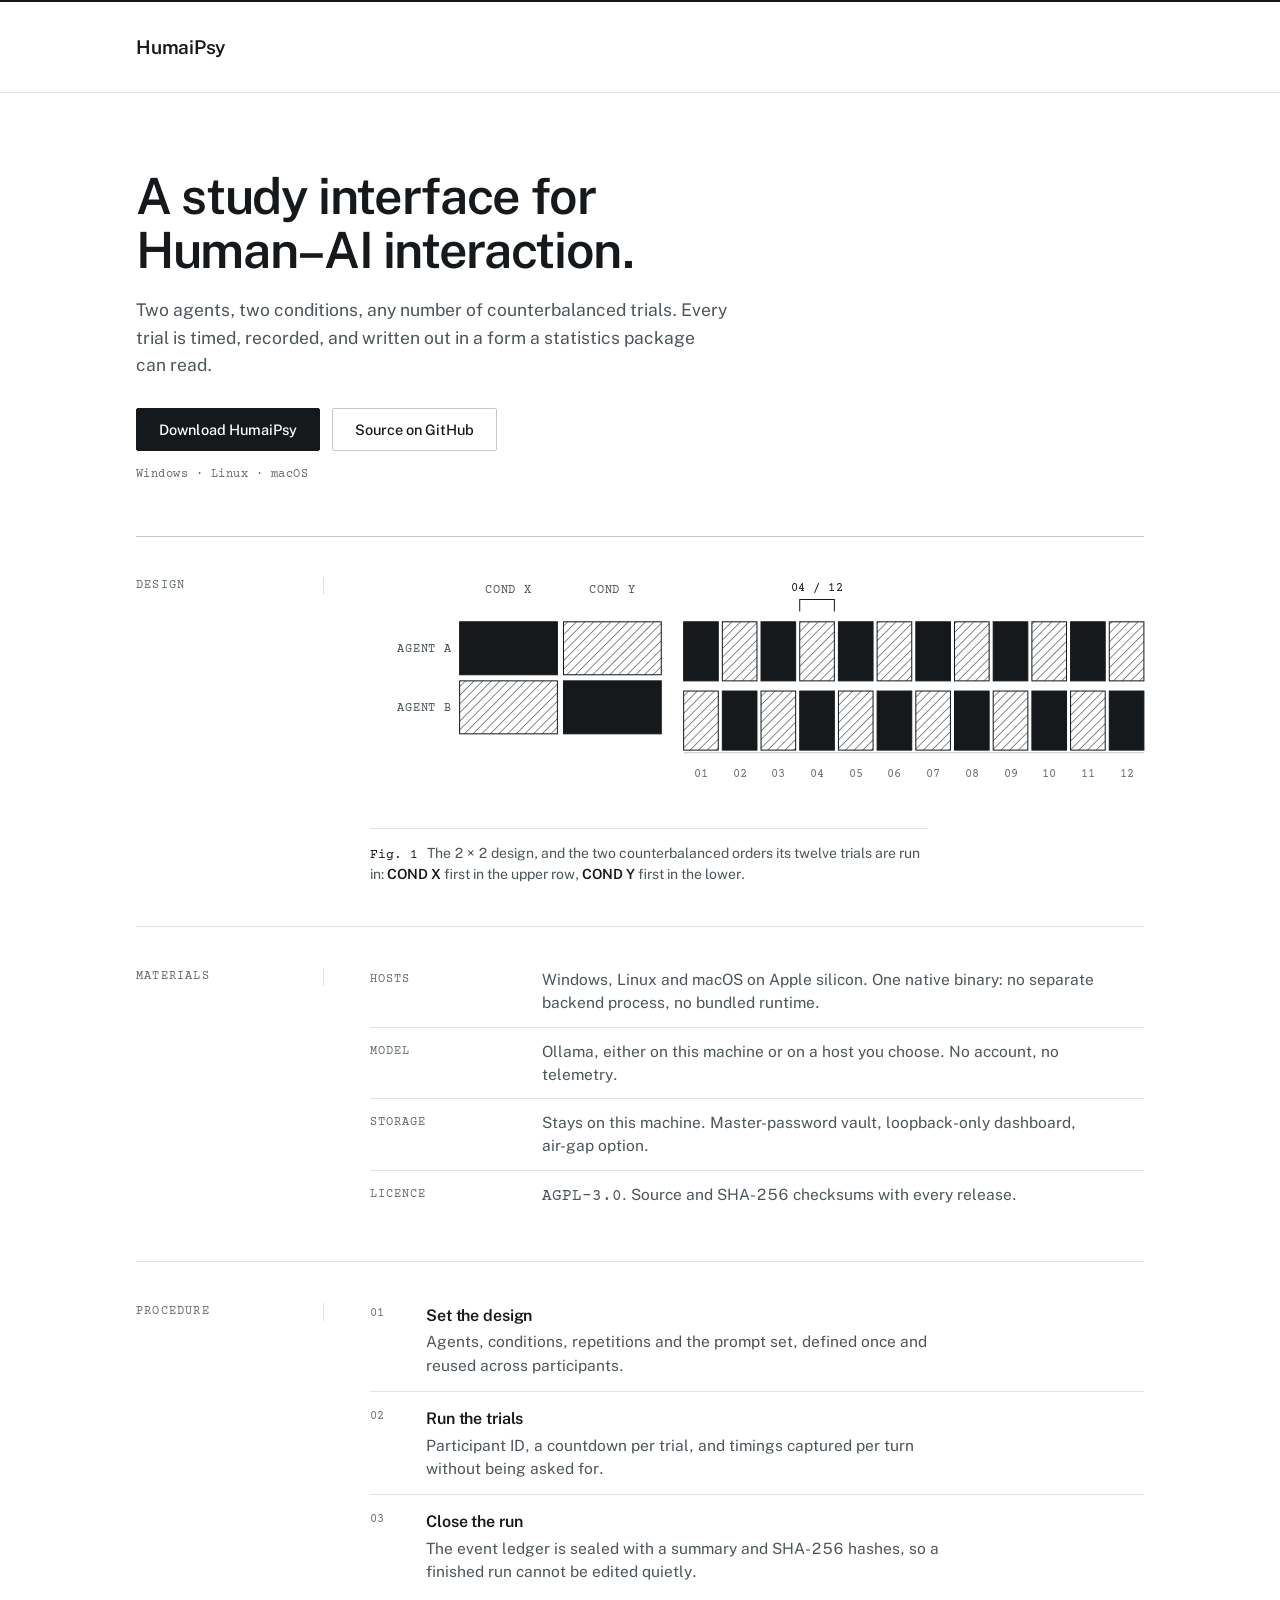
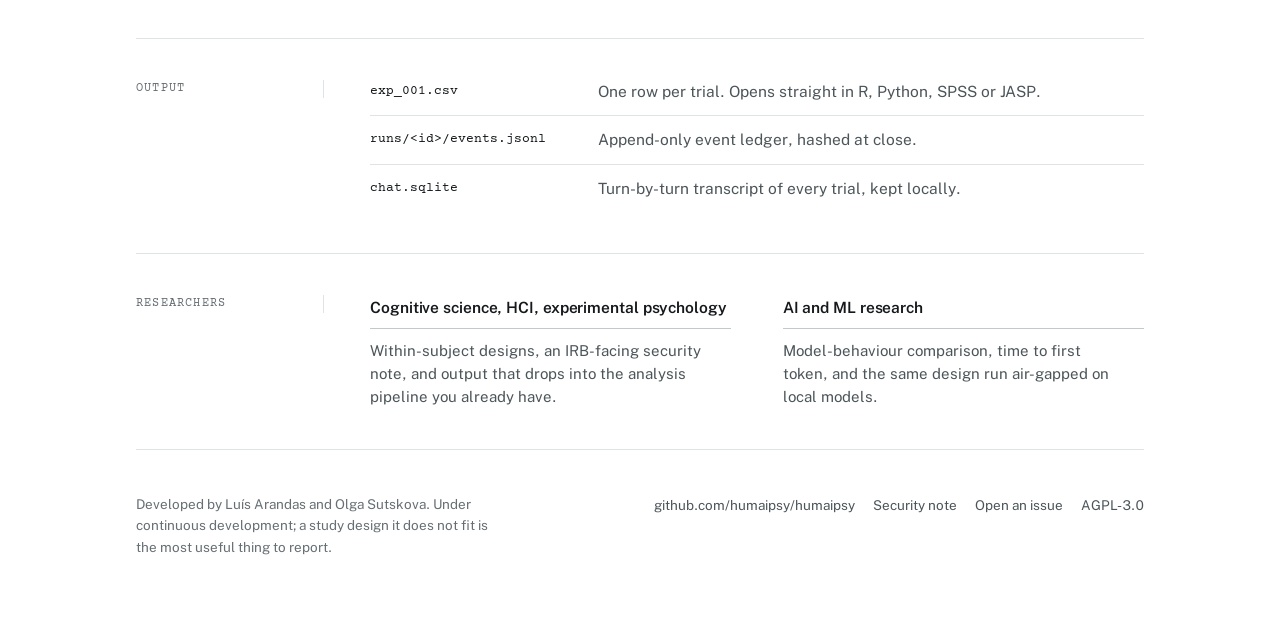
<file: docs/index.html>
<!doctype html>
<html lang="en">
<head>
<meta charset="utf-8">
<meta name="viewport" content="width=device-width, initial-scale=1">
<meta name="color-scheme" content="light">
<title>HumaiPsy</title>
<meta name="description" content="HumaiPsy runs counterbalanced Human–AI interaction trials against a local or remote model, and records every trial as a CSV, an audit ledger and a full transcript.">
<link rel="stylesheet" href="style.css">
</head>
<body>

<!-- impeccable-disable cramped-padding: the hairline rules are the sheet's own grid,
     not container borders. Every field, procedure step and spec row is inset by its
     own padding-block (28-42px, 12-14px on the nested rows), declared through
     var(--field-y) and clamp(), which the static pass cannot resolve — so it reads
     each rule as content flush to a border. The rendered page measures the inset. -->

<a class="skip-link" href="#sheet">Skip to the content</a>

<header class="masthead">
  <div class="shell masthead__bar">
    <a class="wordmark" href="./index.html">HumaiPsy</a>
  </div>
</header>

<main class="shell" id="sheet">

  <div class="title-block">
    <h1>A study interface for Human–AI interaction.</h1>
    <p class="lede">
      Two agents, two conditions, any number of counterbalanced trials. Every trial is
      timed, recorded, and written out in a form a statistics package can read.
    </p>
    <div class="actions">
      <a class="btn btn--primary" href="https://github.com/humaipsy/humaipsy/releases">Download HumaiPsy</a>
      <a class="btn btn--ghost" href="https://github.com/humaipsy/humaipsy">Source on GitHub</a>
    </div>
    <p class="hosts mono">Windows · Linux · macOS</p>
  </div>

  <section class="field" aria-labelledby="l-design">
    <h2 class="field__label" id="l-design">Design</h2>
    <div class="field__body">
      <figure class="fig">
        <svg class="fig__plate fig__plate--wide" viewBox="0 0 760 224" role="img" aria-labelledby="fig-title fig-desc">
          <title id="fig-title">The 2 × 2 design, and the two counterbalanced trial orders</title>
          <desc id="fig-desc">Left: a two-by-two table of agent by condition, with AGENT A and AGENT B as rows and COND X and COND Y as columns; COND X cells are filled solid and COND Y cells are hatched. Right: two rows of twelve trials, the upper starting on COND X and the lower on COND Y, each row alternating condition trial by trial so the two rows are offset by one; trial 04 of the first row is marked as the trial in progress.</desc>

          <defs>
            <pattern id="hatch" width="6" height="6" patternUnits="userSpaceOnUse" patternTransform="rotate(45)">
              <line class="fig__hatch-line" x1="0" y1="0" x2="0" y2="6"/>
            </pattern>
          </defs>

          <!-- the design: agent by condition -->
          <text class="fig__axis" x="136" y="16" text-anchor="middle">COND X</text>
          <text class="fig__axis" x="238" y="16" text-anchor="middle">COND Y</text>
          <text class="fig__axis" x="80" y="74" text-anchor="end">AGENT A</text>
          <text class="fig__axis" x="80" y="132" text-anchor="end">AGENT B</text>

          <rect class="fig__box fig__box--x" x="88" y="44" width="96" height="52"/>
          <rect class="fig__box fig__box--y" x="190" y="44" width="96" height="52"/>
          <rect class="fig__box fig__box--y" x="88" y="102" width="96" height="52"/>
          <rect class="fig__box fig__box--x" x="190" y="102" width="96" height="52"/>

          <!-- The same twelve trials under the two counterbalanced orders. Both
               alternate condition, so stacked the pair steps one trial at a time —
               the staircase. The upper row starts on COND X, the lower on COND Y;
               the caption names them, so the plate itself carries no row labels. -->
          <g class="fig__seq">
            <g>
              <rect class="fig__box fig__box--x" x="308" y="44" width="34" height="58"/>
              <rect class="fig__box fig__box--y" x="308" y="112" width="34" height="58"/>
            </g>
            <g>
              <rect class="fig__box fig__box--y" x="346" y="44" width="34" height="58"/>
              <rect class="fig__box fig__box--x" x="346" y="112" width="34" height="58"/>
            </g>
            <g>
              <rect class="fig__box fig__box--x" x="384" y="44" width="34" height="58"/>
              <rect class="fig__box fig__box--y" x="384" y="112" width="34" height="58"/>
            </g>
            <g>
              <rect class="fig__box fig__box--y" x="422" y="44" width="34" height="58"/>
              <rect class="fig__box fig__box--x" x="422" y="112" width="34" height="58"/>
            </g>
            <g>
              <rect class="fig__box fig__box--x" x="460" y="44" width="34" height="58"/>
              <rect class="fig__box fig__box--y" x="460" y="112" width="34" height="58"/>
            </g>
            <g>
              <rect class="fig__box fig__box--y" x="498" y="44" width="34" height="58"/>
              <rect class="fig__box fig__box--x" x="498" y="112" width="34" height="58"/>
            </g>
            <g>
              <rect class="fig__box fig__box--x" x="536" y="44" width="34" height="58"/>
              <rect class="fig__box fig__box--y" x="536" y="112" width="34" height="58"/>
            </g>
            <g>
              <rect class="fig__box fig__box--y" x="574" y="44" width="34" height="58"/>
              <rect class="fig__box fig__box--x" x="574" y="112" width="34" height="58"/>
            </g>
            <g>
              <rect class="fig__box fig__box--x" x="612" y="44" width="34" height="58"/>
              <rect class="fig__box fig__box--y" x="612" y="112" width="34" height="58"/>
            </g>
            <g>
              <rect class="fig__box fig__box--y" x="650" y="44" width="34" height="58"/>
              <rect class="fig__box fig__box--x" x="650" y="112" width="34" height="58"/>
            </g>
            <g>
              <rect class="fig__box fig__box--x" x="688" y="44" width="34" height="58"/>
              <rect class="fig__box fig__box--y" x="688" y="112" width="34" height="58"/>
            </g>
            <g>
              <rect class="fig__box fig__box--y" x="726" y="44" width="34" height="58"/>
              <rect class="fig__box fig__box--x" x="726" y="112" width="34" height="58"/>
            </g>

            <line class="fig__rule" x1="308" y1="172.5" x2="760" y2="172.5"/>

            <text class="fig__tick" x="325" y="196">01</text>
            <text class="fig__tick" x="363" y="196">02</text>
            <text class="fig__tick" x="401" y="196">03</text>
            <text class="fig__tick" x="439" y="196">04</text>
            <text class="fig__tick" x="477" y="196">05</text>
            <text class="fig__tick" x="515" y="196">06</text>
            <text class="fig__tick" x="553" y="196">07</text>
            <text class="fig__tick" x="591" y="196">08</text>
            <text class="fig__tick" x="629" y="196">09</text>
            <text class="fig__tick" x="667" y="196">10</text>
            <text class="fig__tick" x="705" y="196">11</text>
            <text class="fig__tick" x="743" y="196">12</text>

            <g class="fig__active">
              <path class="fig__bracket" d="M422 34 V22 H456 V34"/>
              <text class="fig__mark" x="439" y="14">04 / 12</text>
            </g>
          </g>
        </svg>

        <svg class="fig__plate fig__plate--compact" viewBox="0 0 360 280" role="img" aria-labelledby="fig-title-c fig-desc-c">
          <title id="fig-title-c">The 2 × 2 design, and the two counterbalanced trial orders</title>
          <desc id="fig-desc-c">Top: a two-by-two table of agent by condition, with AGENT A and AGENT B as rows and COND X and COND Y as columns; COND X cells are filled solid and COND Y cells are hatched. Bottom: two rows of twelve trials, the upper starting on COND X and the lower on COND Y, each row alternating condition trial by trial so the two rows are offset by one; trial 04 of the first row is marked as the trial in progress.</desc>

          <defs>
            <pattern id="hatch-c" width="6" height="6" patternUnits="userSpaceOnUse" patternTransform="rotate(45)">
              <line class="fig__hatch-line" x1="0" y1="0" x2="0" y2="6"/>
            </pattern>
          </defs>

          <text class="fig__axis" x="116" y="12" text-anchor="middle">COND X</text>
          <text class="fig__axis" x="212" y="12" text-anchor="middle">COND Y</text>
          <text class="fig__axis" x="64" y="40" text-anchor="end">AGENT A</text>
          <text class="fig__axis" x="64" y="80" text-anchor="end">AGENT B</text>

          <rect class="fig__box fig__box--x" x="72" y="20" width="88" height="32"/>
          <rect class="fig__box fig__box--yc" x="168" y="20" width="88" height="32"/>
          <rect class="fig__box fig__box--yc" x="72" y="60" width="88" height="32"/>
          <rect class="fig__box fig__box--x" x="168" y="60" width="88" height="32"/>

          <line class="fig__rule" x1="20" y1="102" x2="341" y2="102"/>

          <g class="fig__active">
            <path class="fig__bracket" d="M101 138 V128 H125 V138"/>
            <text class="fig__mark" x="113" y="120">04 / 12</text>
          </g>

          <g class="fig__col">
            <rect class="fig__box fig__box--x" x="20" y="138" width="24" height="48"/>
            <rect class="fig__box fig__box--yc" x="20" y="196" width="24" height="48"/>
          </g>
          <g class="fig__col">
            <rect class="fig__box fig__box--yc" x="47" y="138" width="24" height="48"/>
            <rect class="fig__box fig__box--x" x="47" y="196" width="24" height="48"/>
          </g>
          <g class="fig__col">
            <rect class="fig__box fig__box--x" x="74" y="138" width="24" height="48"/>
            <rect class="fig__box fig__box--yc" x="74" y="196" width="24" height="48"/>
          </g>
          <g class="fig__col">
            <rect class="fig__box fig__box--yc" x="101" y="138" width="24" height="48"/>
            <rect class="fig__box fig__box--x" x="101" y="196" width="24" height="48"/>
          </g>
          <g class="fig__col">
            <rect class="fig__box fig__box--x" x="128" y="138" width="24" height="48"/>
            <rect class="fig__box fig__box--yc" x="128" y="196" width="24" height="48"/>
          </g>
          <g class="fig__col">
            <rect class="fig__box fig__box--yc" x="155" y="138" width="24" height="48"/>
            <rect class="fig__box fig__box--x" x="155" y="196" width="24" height="48"/>
          </g>
          <g class="fig__col">
            <rect class="fig__box fig__box--x" x="182" y="138" width="24" height="48"/>
            <rect class="fig__box fig__box--yc" x="182" y="196" width="24" height="48"/>
          </g>
          <g class="fig__col">
            <rect class="fig__box fig__box--yc" x="209" y="138" width="24" height="48"/>
            <rect class="fig__box fig__box--x" x="209" y="196" width="24" height="48"/>
          </g>
          <g class="fig__col">
            <rect class="fig__box fig__box--x" x="236" y="138" width="24" height="48"/>
            <rect class="fig__box fig__box--yc" x="236" y="196" width="24" height="48"/>
          </g>
          <g class="fig__col">
            <rect class="fig__box fig__box--yc" x="263" y="138" width="24" height="48"/>
            <rect class="fig__box fig__box--x" x="263" y="196" width="24" height="48"/>
          </g>
          <g class="fig__col">
            <rect class="fig__box fig__box--x" x="290" y="138" width="24" height="48"/>
            <rect class="fig__box fig__box--yc" x="290" y="196" width="24" height="48"/>
          </g>
          <g class="fig__col">
            <rect class="fig__box fig__box--yc" x="317" y="138" width="24" height="48"/>
            <rect class="fig__box fig__box--x" x="317" y="196" width="24" height="48"/>
          </g>

          <line class="fig__rule" x1="20" y1="254" x2="341" y2="254"/>

          <text class="fig__tick" x="32" y="272">01</text>
          <text class="fig__tick" x="59" y="272">02</text>
          <text class="fig__tick" x="86" y="272">03</text>
          <text class="fig__tick" x="113" y="272">04</text>
          <text class="fig__tick" x="140" y="272">05</text>
          <text class="fig__tick" x="167" y="272">06</text>
          <text class="fig__tick" x="194" y="272">07</text>
          <text class="fig__tick" x="221" y="272">08</text>
          <text class="fig__tick" x="248" y="272">09</text>
          <text class="fig__tick" x="275" y="272">10</text>
          <text class="fig__tick" x="302" y="272">11</text>
          <text class="fig__tick" x="329" y="272">12</text>
        </svg>
        <figcaption>
          <span class="fig__no">Fig. 1</span>
          The 2 × 2 design, and the two counterbalanced orders its twelve trials are
          run in: <strong>COND X</strong> first in the upper row, <strong>COND Y</strong>
          first in the lower.
        </figcaption>
      </figure>
    </div>
  </section>

  <section class="field" aria-labelledby="l-materials">
    <h2 class="field__label" id="l-materials">Materials</h2>
    <dl class="spec">
      <div>
        <dt>Hosts</dt>
        <dd>Windows, Linux and macOS on Apple silicon. One native binary: no separate backend process, no bundled runtime.</dd>
      </div>
      <div>
        <dt>Model</dt>
        <dd>Ollama, either on this machine or on a host you choose. No account, no telemetry.</dd>
      </div>
      <div>
        <dt>Storage</dt>
        <dd>Stays on this machine. Master-password vault, loopback-only dashboard, air-gap option.</dd>
      </div>
      <div>
        <dt>Licence</dt>
        <dd><span class="mono">AGPL-3.0</span>. Source and SHA-256 checksums with every release.</dd>
      </div>
    </dl>
  </section>

  <section class="field" aria-labelledby="l-procedure">
    <h2 class="field__label" id="l-procedure">Procedure</h2>
    <ol class="steps">
      <li>
        <h3>Set the design</h3>
        <p>Agents, conditions, repetitions and the prompt set, defined once and reused across participants.</p>
      </li>
      <li>
        <h3>Run the trials</h3>
        <p>Participant ID, a countdown per trial, and timings captured per turn without being asked for.</p>
      </li>
      <li>
        <h3>Close the run</h3>
        <p>The event ledger is sealed with a summary and SHA-256 hashes, so a finished run cannot be edited quietly.</p>
      </li>
    </ol>
  </section>

  <section class="field" aria-labelledby="l-output">
    <h2 class="field__label" id="l-output">Output</h2>
    <dl class="ledger">
      <div>
        <dt>exp_001.csv</dt>
        <dd>One row per trial. Opens straight in R, Python, SPSS or JASP.</dd>
      </div>
      <div>
        <dt>runs/&lt;id&gt;/events.jsonl</dt>
        <dd>Append-only event ledger, hashed at close.</dd>
      </div>
      <div>
        <dt>chat.sqlite</dt>
        <dd>Turn-by-turn transcript of every trial, kept locally.</dd>
      </div>
    </dl>
  </section>

  <section class="field" id="researchers" aria-labelledby="l-researchers">
    <h2 class="field__label" id="l-researchers">Researchers</h2>
    <div class="field__body audiences">
      <div class="audience">
        <h3>Cognitive science, HCI, experimental psychology</h3>
        <p>Within-subject designs, an IRB-facing security note, and output that drops into the analysis pipeline you already have.</p>
      </div>
      <div class="audience">
        <h3>AI and ML research</h3>
        <p>Model-behaviour comparison, time to first token, and the same design run air-gapped on local models.</p>
      </div>
    </div>
  </section>

</main>

<footer class="foot">
  <div class="shell foot__inner">
    <p>
      Developed by Luís Arandas and Olga Sutskova. Under continuous development; a
      study design it does not fit is the most useful thing to report.
    </p>
    <nav aria-label="Elsewhere">
      <a href="https://github.com/humaipsy/humaipsy">github.com/humaipsy/humaipsy</a>
      <a href="https://github.com/humaipsy/humaipsy/blob/main/SECURITY.md">Security note</a>
      <a href="https://github.com/humaipsy/humaipsy/issues">Open an issue</a>
      <a href="https://github.com/humaipsy/humaipsy/blob/main/LICENSE">AGPL-3.0</a>
    </nav>
  </div>
</footer>

</body>
</html>
</file>
<file: docs/style.css>
/* HumaiPsy website — mockup.
   Visual world: a printed study protocol for a lab instrument. One ink, line
   work only, no fill that is not data, every field a thing a reviewer could
   check. The type stays quiet at the margins; the design figure carries the
   argument in the middle. */

@font-face {
  font-family: "Public Sans";
  src: url("fonts/publicsans-var.woff2") format("woff2");
  font-weight: 100 900;
  font-style: normal;
  font-display: swap;
}
@font-face {
  font-family: "Courier Prime";
  src: url("fonts/courierprime-400.woff2") format("woff2");
  font-weight: 400;
  font-style: normal;
  font-display: swap;
}
@font-face {
  font-family: "Courier Prime";
  src: url("fonts/courierprime-700.woff2") format("woff2");
  font-weight: 700;
  font-style: normal;
  font-display: swap;
}

/* ---------------------------------------------------------------- tokens -- */

:root {
  color-scheme: light;

  --ground: #ffffff;
  --ink: #15191b;
  --ink-2: #4c5559;
  --ink-3: #666f74;
  --rule: #dfe3e4;
  --rule-2: #c2c9cb;
  --accent: #1c4b63;
  --accent-soft: #edf2f4;

  --sans: "Public Sans", ui-sans-serif, system-ui, -apple-system, "Segoe UI",
    Helvetica, Arial, sans-serif;
  --mono: "Courier Prime", ui-monospace, "Cascadia Mono", "SFMono-Regular",
    Consolas, monospace;

  --shell: 1120px;
  --pad: clamp(20px, 4.5vw, 56px);
  --label-w: 188px;
  --gap: clamp(20px, 3.6vw, 52px);
  --field-y: clamp(28px, 3.2vw, 42px);
}

/* One sheet, one light. The page is read on a screen beside a bench, and it is
   printed; a dark twin would be a second impression of a document that only has
   one. A dark theme is a real option later, as an explicit choice, not as an
   inheritance from the operating system. */

/* ------------------------------------------------------------- mechanism -- */

*,
*::before,
*::after {
  box-sizing: border-box;
}

html {
  -webkit-text-size-adjust: 100%;
  scrollbar-color: var(--rule-2) transparent;
}

body {
  margin: 0;
  background: var(--ground);
  color: var(--ink);
  font: 400 16.5px/1.6 var(--sans);
  font-variant-numeric: tabular-nums;
  -webkit-font-smoothing: antialiased;
  text-rendering: optimizeLegibility;
}

::selection {
  background: var(--accent-soft);
  color: var(--ink);
}

:focus-visible {
  outline: 2px solid var(--accent);
  outline-offset: 3px;
  border-radius: 1px;
}

a {
  color: var(--accent);
  text-decoration: none;
  text-underline-offset: 3px;
  text-decoration-thickness: 1px;
}
a:hover {
  text-decoration: underline;
}

h1,
h2,
h3 {
  margin: 0;
  font-weight: 600;
  text-wrap: balance;
}
p {
  margin: 0;
  text-wrap: pretty;
}

.mono {
  font-family: var(--mono);
  font-size: 1em;
  letter-spacing: 0;
}

.skip-link {
  position: absolute;
  left: -9999px;
  top: 0;
  padding: 10px 16px;
  background: var(--ink);
  color: var(--ground);
  z-index: 10;
}
.skip-link:focus {
  left: 12px;
  top: 12px;
}

.shell {
  max-width: var(--shell);
  margin-inline: auto;
  padding-inline: var(--pad);
}

/* -------------------------------------------------------------- masthead -- */

.masthead {
  border-top: 2px solid var(--ink);
  border-bottom: 1px solid var(--rule);
}

.masthead__bar {
  padding-block: clamp(20px, 2.6vw, 30px);
}

.wordmark {
  display: inline-flex;
  align-items: center;
  min-height: 24px;
  font-size: 19px;
  font-weight: 600;
  letter-spacing: -0.012em;
  color: var(--ink);
}
.wordmark:hover {
  text-decoration: none;
}

.btn {
  display: inline-flex;
  align-items: center;
  justify-content: center;
  gap: 8px;
  padding: 10px 18px;
  border: 1px solid var(--rule-2);
  border-radius: 2px;
  font: 500 14px/1.2 var(--sans);
  color: var(--ink);
  background: transparent;
  transition: background-color 0.18s ease, border-color 0.18s ease,
    color 0.18s ease;
}
.btn:hover {
  text-decoration: none;
  border-color: var(--ink);
}
/* Two classes so this outranks `.foot a`, which is more specific than `.btn`
   alone and would otherwise repaint the label in muted ink. */
.btn.btn--primary {
  background: var(--ink);
  border-color: var(--ink);
  color: var(--ground);
}
.btn.btn--primary:hover {
  background: var(--accent);
  border-color: var(--accent);
  color: var(--ground);
}
.btn:focus-visible {
  outline-offset: 2px;
}

/* ----------------------------------------------------------- title block -- */

.title-block {
  padding-block: clamp(40px, 6vw, 76px) clamp(32px, 4vw, 52px);
  border-bottom: 1px solid var(--rule-2);
}

.title-block h1 {
  max-width: 24ch;
  font-size: clamp(30px, 1.4rem + 2.8vw, 50px);
  line-height: 1.07;
  letter-spacing: -0.027em;
}

.lede {
  max-width: 56ch;
  margin-top: 20px;
  font-size: 17.5px;
  line-height: 1.55;
  color: var(--ink-2);
}

.actions {
  display: flex;
  align-items: center;
  gap: 12px;
  flex-wrap: wrap;
  margin-top: 30px;
}
.actions .btn {
  padding: 12px 22px;
  font-size: 14.5px;
}

.hosts {
  width: fit-content;
  margin-top: 14px;
  font-size: 12px;
  letter-spacing: 0.04em;
  color: var(--ink-3);
}

/* --------------------------------------------------------------- fields -- */

.field {
  display: grid;
  grid-template-columns: var(--label-w) minmax(0, 1fr);
  gap: 0 var(--gap);
  padding-block: var(--field-y);
  border-bottom: 1px solid var(--rule);
}

.field__label {
  align-self: start;
  padding-right: 20px;
  border-right: 1px solid var(--rule);
  font-family: var(--mono);
  font-size: 12px;
  font-weight: 400;
  line-height: 1.5;
  letter-spacing: 0.1em;
  text-transform: uppercase;
  color: var(--ink-3);
  text-wrap: balance;
}
.field__body {
  min-width: 0;
}

/* --------------------------------------------------------------- figure -- */

.fig {
  margin: 0;
}

/* Two plates of the same figure. The drawing is one composition, so the only
   honest way to keep its labels legible on a phone is a second layout at a
   tighter aspect, not a 0.45× scale of the wide one. */
.fig__plate {
  width: 100%;
  height: auto;
  overflow: visible;
}
.fig__plate--wide {
  display: block;
  max-width: 780px;
}
.fig__plate--compact {
  display: none;
  max-width: 420px;
}

.fig__rule {
  stroke: var(--rule-2);
  stroke-width: 1;
  fill: none;
}
.fig__axis {
  font-family: var(--mono);
  font-size: 12px;
  letter-spacing: 0.06em;
  fill: var(--ink-2);
}
.fig__tick {
  font-family: var(--mono);
  font-size: 12px;
  fill: var(--ink-3);
  text-anchor: middle;
}
.fig__mark {
  font-family: var(--mono);
  font-size: 12px;
  letter-spacing: 0.04em;
  fill: var(--ink);
  text-anchor: middle;
}
.fig__box {
  stroke: var(--ink);
  stroke-width: 1;
}
.fig__box--x {
  fill: var(--ink);
}
.fig__box--y {
  fill: url(#hatch);
}
.fig__box--yc {
  fill: url(#hatch-c);
}

.fig__hatch-line {
  stroke: var(--ink);
  stroke-width: 1;
}

.fig__bracket {
  stroke: var(--ink);
  stroke-width: 1;
  fill: none;
}

figcaption {
  max-width: 62ch;
  margin-top: 22px;
  padding-top: 14px;
  border-top: 1px solid var(--rule);
  font-size: 14px;
  line-height: 1.5;
  color: var(--ink-2);
}
figcaption strong {
  font-weight: 600;
  color: var(--ink);
}
figcaption .fig__no {
  font-family: var(--mono);
  font-size: 12.5px;
  color: var(--ink);
  margin-right: 6px;
}

/* ------------------------------------------------------- spec / listings -- */

.spec,
.ledger {
  margin: 0;
}

.spec > div,
.ledger > div {
  display: grid;
  grid-template-columns: 148px minmax(0, 1fr);
  gap: 6px 24px;
  padding-block: 12px;
  border-top: 1px solid var(--rule);
}
.spec > div:first-child,
.ledger > div:first-child {
  border-top: 0;
  padding-top: 0;
}

.spec dt,
.ledger dt {
  font-family: var(--mono);
  font-size: 12px;
  letter-spacing: 0.08em;
  text-transform: uppercase;
  color: var(--ink-3);
  padding-top: 2px;
}
.spec dd,
.ledger dd {
  margin: 0;
  font-size: 15.5px;
  line-height: 1.5;
  color: var(--ink-2);
  max-width: 62ch;
}

.ledger > div {
  grid-template-columns: 204px minmax(0, 1fr);
}
.ledger dt {
  font-size: 13px;
  letter-spacing: 0;
  text-transform: none;
  color: var(--ink);
  padding-top: 1px;
  overflow-wrap: anywhere;
}

/* --------------------------------------------------------------- steps -- */

.steps {
  margin: 0;
  padding: 0;
  list-style: none;
  counter-reset: step;
}

.steps li {
  counter-increment: step;
  display: grid;
  grid-template-columns: 40px minmax(0, 1fr);
  gap: 2px 16px;
  padding-block: 14px;
  border-top: 1px solid var(--rule);
}
.steps li:first-child {
  border-top: 0;
  padding-top: 0;
}

.steps li::before {
  content: counter(step, decimal-leading-zero);
  grid-row: span 2;
  font-family: var(--mono);
  font-size: 12px;
  line-height: 1.9;
  color: var(--ink-3);
}

.steps h3 {
  font-size: 16px;
  font-weight: 600;
  letter-spacing: -0.008em;
}
.steps p {
  font-size: 15.5px;
  line-height: 1.5;
  color: var(--ink-2);
  max-width: 60ch;
}

/* ----------------------------------------------------------- audiences -- */

.audiences {
  display: grid;
  grid-template-columns: repeat(auto-fit, minmax(260px, 1fr));
  gap: 24px clamp(24px, 4vw, 52px);
}

.audience h3 {
  font-size: 15.5px;
  font-weight: 600;
  letter-spacing: -0.006em;
  padding-bottom: 8px;
  border-bottom: 1px solid var(--rule-2);
}
.audience p {
  margin-top: 10px;
  font-size: 15px;
  line-height: 1.55;
  color: var(--ink-2);
}

/* --------------------------------------------------------------- footer -- */

.foot {
  padding-block: clamp(28px, 3.4vw, 44px) clamp(40px, 5vw, 64px);
}
.foot__inner {
  display: flex;
  justify-content: space-between;
  align-items: flex-start;
  gap: 16px 40px;
  flex-wrap: wrap;
  font-size: 13.5px;
  line-height: 1.6;
  color: var(--ink-3);
}
.foot p {
  max-width: 46ch;
}
.foot nav {
  display: flex;
  gap: 18px;
  flex-wrap: wrap;
}
.foot a {
  display: inline-flex;
  align-items: center;
  min-height: 24px;
  color: var(--ink-2);
}
.foot a:hover {
  color: var(--accent);
}

/* ------------------------------------------------------------ responsive -- */

@media (max-width: 760px) {
  .field {
    grid-template-columns: minmax(0, 1fr);
    gap: 14px;
  }
  .fig__plate--wide {
    display: none;
  }
  .fig__plate--compact {
    display: block;
  }
  .field__label {
    display: flex;
    align-items: center;
    gap: 12px;
    padding-right: 0;
    border-right: 0;
  }
  .field__label::after {
    content: "";
    flex: 1 1 auto;
    height: 1px;
    background: var(--rule);
  }
  .spec > div,
  .ledger > div {
    grid-template-columns: minmax(0, 1fr);
    gap: 4px;
  }
  .lede {
    font-size: 16.5px;
  }
}

/* ----------------------------------------------------------------- print -- */

@media print {
  :root {
    --ground: #fff;
    --ink: #000;
    --ink-2: #222;
    --ink-3: #444;
    --rule: #bbb;
    --rule-2: #888;
    --accent: #000;
    --accent-soft: #eee;
  }
  .skip-link,
  .actions .btn--ghost {
    display: none;
  }
  .field,
  .steps li,
  .spec > div {
    break-inside: avoid;
  }
  a {
    color: #000;
    text-decoration: underline;
  }
}
</file>
